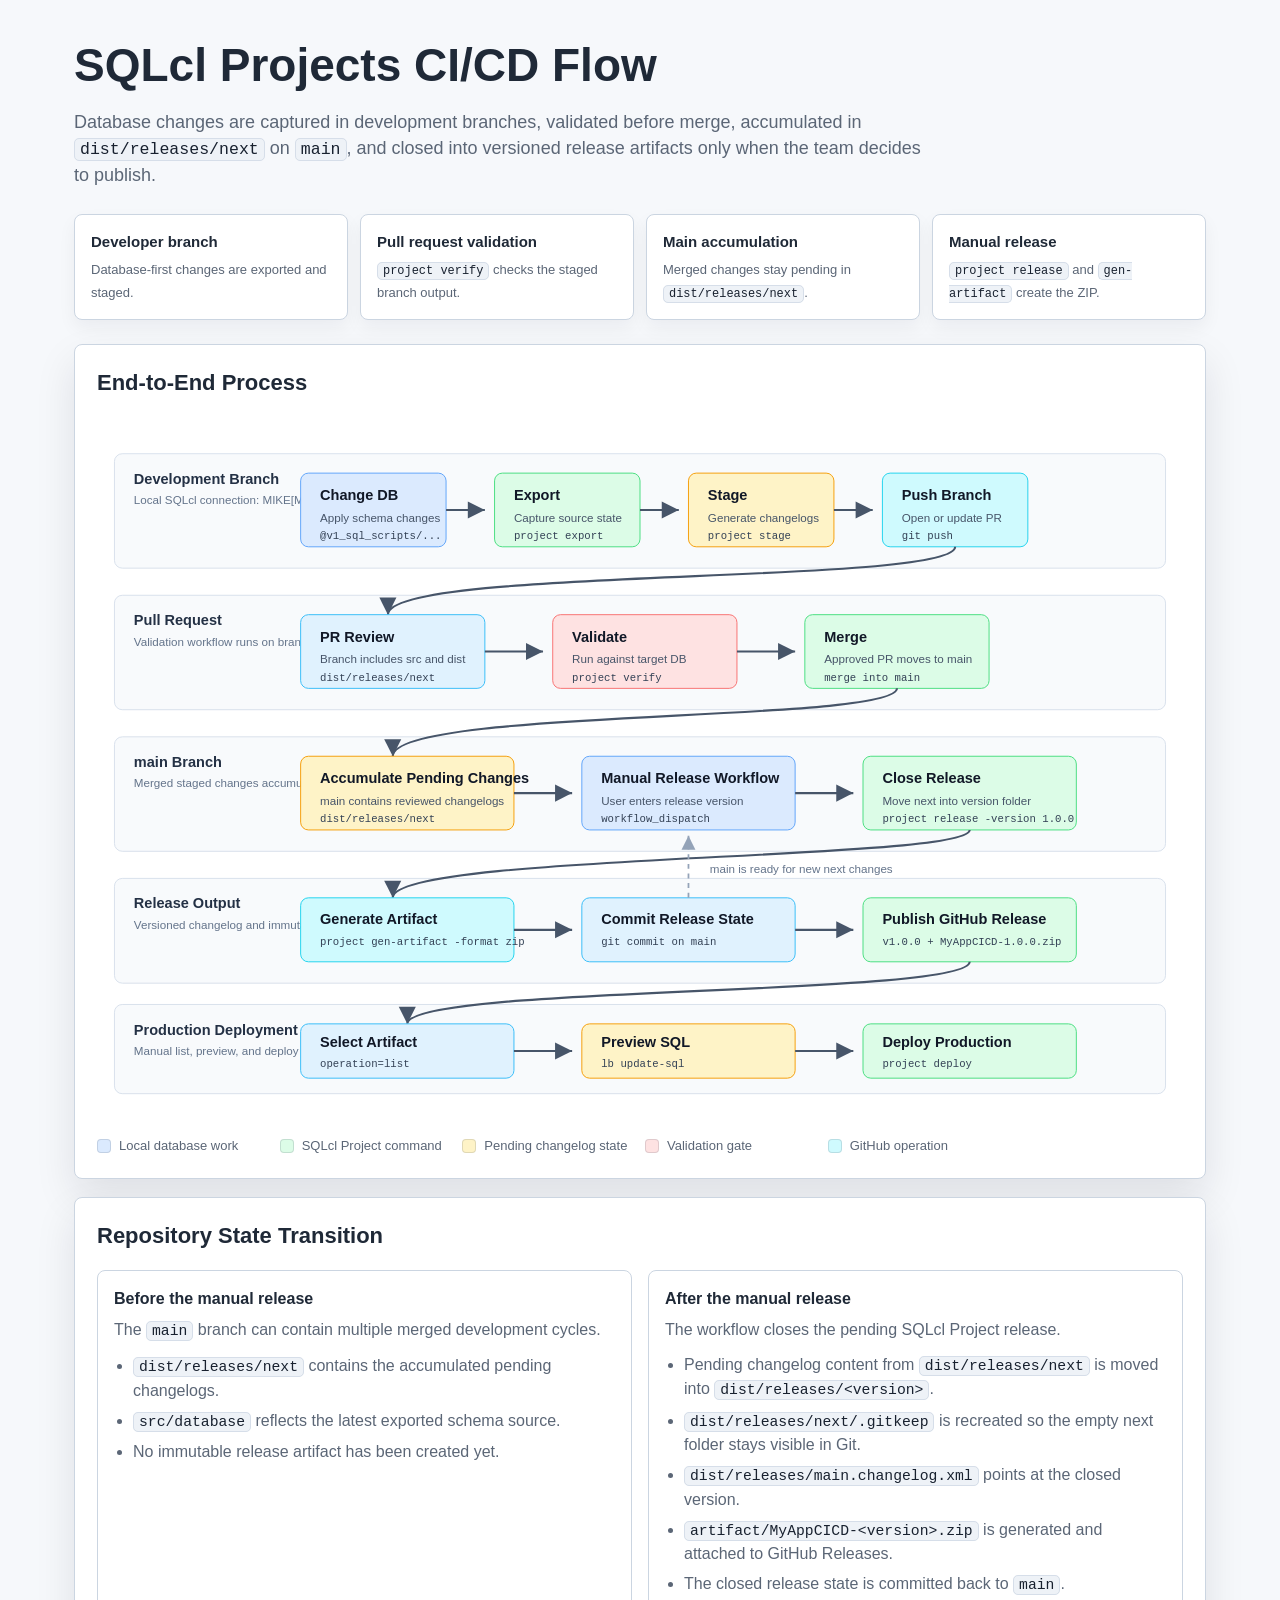
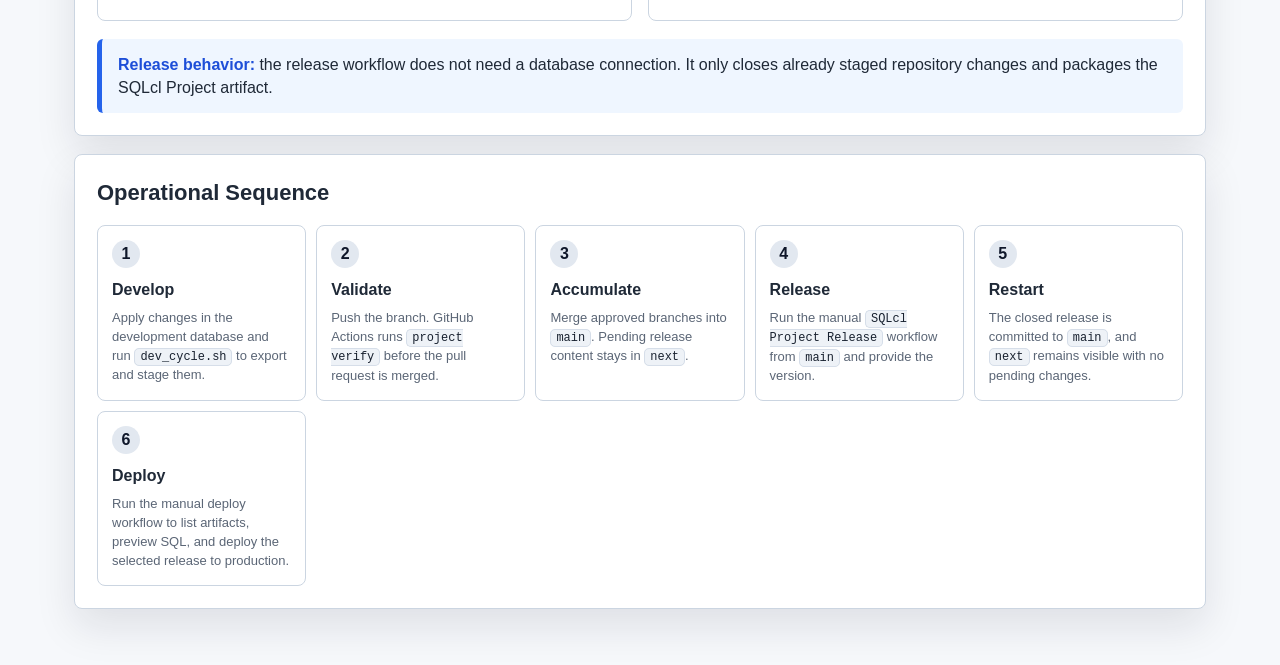
<file: docs/sqlcl-projects-cicd-flow.html>
<!doctype html>
<html lang="en">
<head>
  <meta charset="utf-8">
  <meta name="viewport" content="width=device-width, initial-scale=1">
  <title>SQLcl Projects CI/CD Flow</title>
  <style>
    :root {
      color-scheme: light;
      --ink: #1f2937;
      --muted: #5b6676;
      --line: #cbd5e1;
      --panel: #ffffff;
      --page: #f6f8fb;
      --blue: #2563eb;
      --blue-soft: #dbeafe;
      --green: #15803d;
      --green-soft: #dcfce7;
      --amber: #b45309;
      --amber-soft: #fef3c7;
      --cyan: #0e7490;
      --cyan-soft: #cffafe;
      --red: #b91c1c;
      --red-soft: #fee2e2;
      --shadow: 0 18px 40px rgba(15, 23, 42, 0.10);
    }

    * {
      box-sizing: border-box;
    }

    body {
      margin: 0;
      background: var(--page);
      color: var(--ink);
      font-family: Arial, Helvetica, sans-serif;
      line-height: 1.45;
    }

    main {
      max-width: 1180px;
      margin: 0 auto;
      padding: 32px 24px 56px;
    }

    header {
      display: grid;
      grid-template-columns: 1fr;
      gap: 10px;
      margin-bottom: 26px;
    }

    h1 {
      margin: 0;
      font-size: clamp(28px, 4vw, 46px);
      font-weight: 760;
      letter-spacing: 0;
    }

    h2 {
      margin: 0 0 14px;
      font-size: 22px;
      letter-spacing: 0;
    }

    h3 {
      margin: 0 0 8px;
      font-size: 16px;
      letter-spacing: 0;
    }

    p {
      margin: 0;
      color: var(--muted);
    }

    code {
      background: #eef2f7;
      border: 1px solid #d6dee9;
      border-radius: 5px;
      color: #18212f;
      font-family: "SFMono-Regular", Consolas, "Liberation Mono", monospace;
      font-size: 0.92em;
      padding: 1px 5px;
    }

    .subtitle {
      max-width: 860px;
      font-size: 18px;
    }

    .banner {
      display: grid;
      grid-template-columns: repeat(4, minmax(0, 1fr));
      gap: 12px;
      margin: 24px 0 24px;
    }

    .metric {
      border: 1px solid var(--line);
      border-radius: 8px;
      background: var(--panel);
      padding: 16px;
      box-shadow: 0 8px 18px rgba(15, 23, 42, 0.05);
    }

    .metric strong {
      display: block;
      margin-bottom: 4px;
      font-size: 15px;
    }

    .metric span {
      color: var(--muted);
      font-size: 13px;
    }

    .section {
      border: 1px solid var(--line);
      border-radius: 8px;
      background: var(--panel);
      box-shadow: var(--shadow);
      padding: 22px;
      margin-top: 18px;
    }

    .diagram-wrap {
      overflow-x: auto;
      padding-bottom: 2px;
    }

    svg {
      display: block;
      min-width: 1060px;
      width: 100%;
      height: auto;
    }

    .lane-label {
      font-size: 15px;
      font-weight: 700;
      fill: #243145;
    }

    .lane-note {
      font-size: 12px;
      fill: #64748b;
    }

    .box-title {
      font-size: 15px;
      font-weight: 700;
      fill: #111827;
    }

    .box-text {
      font-size: 12px;
      fill: #475569;
    }

    .small-code {
      font-family: "SFMono-Regular", Consolas, "Liberation Mono", monospace;
      font-size: 11px;
      fill: #334155;
    }

    .flow-line {
      stroke: #475569;
      stroke-width: 2.2;
      fill: none;
    }

    .flow-line-soft {
      stroke: #94a3b8;
      stroke-width: 1.8;
      fill: none;
      stroke-dasharray: 5 5;
    }

    .legend {
      display: grid;
      grid-template-columns: repeat(6, minmax(0, 1fr));
      gap: 10px;
      margin-top: 14px;
    }

    .legend-item {
      display: flex;
      align-items: center;
      gap: 8px;
      color: var(--muted);
      font-size: 13px;
    }

    .swatch {
      width: 14px;
      height: 14px;
      border-radius: 4px;
      border: 1px solid rgba(15, 23, 42, 0.12);
      flex: 0 0 auto;
    }

    .grid {
      display: grid;
      grid-template-columns: 1fr 1fr;
      gap: 16px;
      margin-top: 18px;
    }

    .state {
      border: 1px solid var(--line);
      border-radius: 8px;
      padding: 16px;
      background: #ffffff;
    }

    .state ul {
      margin: 12px 0 0;
      padding-left: 19px;
      color: var(--muted);
    }

    .state li {
      margin: 7px 0;
    }

    .timeline {
      display: grid;
      grid-template-columns: repeat(5, minmax(0, 1fr));
      gap: 10px;
      margin-top: 16px;
    }

    .step {
      border: 1px solid var(--line);
      border-radius: 8px;
      background: #ffffff;
      padding: 14px;
      min-height: 126px;
    }

    .step .num {
      display: inline-flex;
      align-items: center;
      justify-content: center;
      width: 28px;
      height: 28px;
      border-radius: 50%;
      background: #e2e8f0;
      color: #0f172a;
      font-weight: 700;
      margin-bottom: 10px;
    }

    .step p {
      font-size: 13px;
    }

    .callout {
      border-left: 5px solid var(--blue);
      background: #eff6ff;
      padding: 14px 16px;
      margin-top: 18px;
      border-radius: 6px;
    }

    .callout strong {
      color: #1d4ed8;
    }

    @media (max-width: 900px) {
      main {
        padding: 22px 14px 42px;
      }

      .banner,
      .grid,
      .timeline,
      .legend {
        grid-template-columns: 1fr;
      }

      .section {
        padding: 16px;
      }
    }

    @media print {
      body {
        background: #ffffff;
      }

      main {
        max-width: none;
        padding: 18px;
      }

      .section,
      .metric {
        box-shadow: none;
      }

      .diagram-wrap {
        overflow: visible;
      }
    }
  </style>
</head>
<body>
  <main>
    <header>
      <h1>SQLcl Projects CI/CD Flow</h1>
      <p class="subtitle">
        Database changes are captured in development branches, validated before merge,
        accumulated in <code>dist/releases/next</code> on <code>main</code>, and closed
        into versioned release artifacts only when the team decides to publish.
      </p>
    </header>

    <section class="banner" aria-label="Flow summary">
      <div class="metric">
        <strong>Developer branch</strong>
        <span>Database-first changes are exported and staged.</span>
      </div>
      <div class="metric">
        <strong>Pull request validation</strong>
        <span><code>project verify</code> checks the staged branch output.</span>
      </div>
      <div class="metric">
        <strong>Main accumulation</strong>
        <span>Merged changes stay pending in <code>dist/releases/next</code>.</span>
      </div>
      <div class="metric">
        <strong>Manual release</strong>
        <span><code>project release</code> and <code>gen-artifact</code> create the ZIP.</span>
      </div>
    </section>

    <section class="section">
      <h2>End-to-End Process</h2>
      <div class="diagram-wrap">
        <svg viewBox="0 0 1120 730" role="img" aria-labelledby="flowTitle flowDesc">
          <title id="flowTitle">SQLcl Projects development, validation, release, artifact, and deploy flow</title>
          <desc id="flowDesc">
            The diagram shows a developer branch exporting and staging database changes,
            a pull request running project verify, main accumulating next changelogs,
            a manual release moving next into a versioned folder before generating an artifact,
            and a manual production deploy from a selected GitHub Release artifact.
          </desc>

          <defs>
            <marker id="arrow" markerWidth="12" markerHeight="12" refX="10" refY="6" orient="auto">
              <path d="M2,2 L10,6 L2,10 Z" fill="#475569"></path>
            </marker>
            <marker id="arrowSoft" markerWidth="12" markerHeight="12" refX="10" refY="6" orient="auto">
              <path d="M2,2 L10,6 L2,10 Z" fill="#94a3b8"></path>
            </marker>
          </defs>

          <rect x="18" y="42" width="1084" height="118" rx="8" fill="#f8fafc" stroke="#d8e0ec"></rect>
          <rect x="18" y="188" width="1084" height="118" rx="8" fill="#f8fafc" stroke="#d8e0ec"></rect>
          <rect x="18" y="334" width="1084" height="118" rx="8" fill="#f8fafc" stroke="#d8e0ec"></rect>
          <rect x="18" y="480" width="1084" height="108" rx="8" fill="#f8fafc" stroke="#d8e0ec"></rect>
          <rect x="18" y="610" width="1084" height="92" rx="8" fill="#f8fafc" stroke="#d8e0ec"></rect>

          <text x="38" y="73" class="lane-label">Development Branch</text>
          <text x="38" y="94" class="lane-note">Local SQLcl connection: MIKE[MYAPP]</text>

          <text x="38" y="219" class="lane-label">Pull Request</text>
          <text x="38" y="240" class="lane-note">Validation workflow runs on branch pushes</text>

          <text x="38" y="365" class="lane-label">main Branch</text>
          <text x="38" y="386" class="lane-note">Merged staged changes accumulate in next</text>

          <text x="38" y="511" class="lane-label">Release Output</text>
          <text x="38" y="532" class="lane-note">Versioned changelog and immutable ZIP artifact</text>

          <text x="38" y="641" class="lane-label">Production Deployment</text>
          <text x="38" y="662" class="lane-note">Manual list, preview, and deploy operations</text>

          <rect x="210" y="62" width="150" height="76" rx="8" fill="#dbeafe" stroke="#60a5fa"></rect>
          <text x="230" y="90" class="box-title">Change DB</text>
          <text x="230" y="112" class="box-text">Apply schema changes</text>
          <text x="230" y="130" class="small-code">@v1_sql_scripts/...</text>

          <rect x="410" y="62" width="150" height="76" rx="8" fill="#dcfce7" stroke="#4ade80"></rect>
          <text x="430" y="90" class="box-title">Export</text>
          <text x="430" y="112" class="box-text">Capture source state</text>
          <text x="430" y="130" class="small-code">project export</text>

          <rect x="610" y="62" width="150" height="76" rx="8" fill="#fef3c7" stroke="#f59e0b"></rect>
          <text x="630" y="90" class="box-title">Stage</text>
          <text x="630" y="112" class="box-text">Generate changelogs</text>
          <text x="630" y="130" class="small-code">project stage</text>

          <rect x="810" y="62" width="150" height="76" rx="8" fill="#cffafe" stroke="#22d3ee"></rect>
          <text x="830" y="90" class="box-title">Push Branch</text>
          <text x="830" y="112" class="box-text">Open or update PR</text>
          <text x="830" y="130" class="small-code">git push</text>

          <path class="flow-line" marker-end="url(#arrow)" d="M360 100 H400"></path>
          <path class="flow-line" marker-end="url(#arrow)" d="M560 100 H600"></path>
          <path class="flow-line" marker-end="url(#arrow)" d="M760 100 H800"></path>

          <path class="flow-line" marker-end="url(#arrow)" d="M885 138 C885 178 300 158 300 208"></path>

          <rect x="210" y="208" width="190" height="76" rx="8" fill="#e0f2fe" stroke="#38bdf8"></rect>
          <text x="230" y="236" class="box-title">PR Review</text>
          <text x="230" y="258" class="box-text">Branch includes src and dist</text>
          <text x="230" y="276" class="small-code">dist/releases/next</text>

          <rect x="470" y="208" width="190" height="76" rx="8" fill="#fee2e2" stroke="#f87171"></rect>
          <text x="490" y="236" class="box-title">Validate</text>
          <text x="490" y="258" class="box-text">Run against target DB</text>
          <text x="490" y="276" class="small-code">project verify</text>

          <rect x="730" y="208" width="190" height="76" rx="8" fill="#dcfce7" stroke="#4ade80"></rect>
          <text x="750" y="236" class="box-title">Merge</text>
          <text x="750" y="258" class="box-text">Approved PR moves to main</text>
          <text x="750" y="276" class="small-code">merge into main</text>

          <path class="flow-line" marker-end="url(#arrow)" d="M400 246 H460"></path>
          <path class="flow-line" marker-end="url(#arrow)" d="M660 246 H720"></path>

          <path class="flow-line" marker-end="url(#arrow)" d="M825 284 C825 320 305 304 305 354"></path>

          <rect x="210" y="354" width="220" height="76" rx="8" fill="#fef3c7" stroke="#f59e0b"></rect>
          <text x="230" y="382" class="box-title">Accumulate Pending Changes</text>
          <text x="230" y="404" class="box-text">main contains reviewed changelogs</text>
          <text x="230" y="422" class="small-code">dist/releases/next</text>

          <rect x="500" y="354" width="220" height="76" rx="8" fill="#dbeafe" stroke="#60a5fa"></rect>
          <text x="520" y="382" class="box-title">Manual Release Workflow</text>
          <text x="520" y="404" class="box-text">User enters release version</text>
          <text x="520" y="422" class="small-code">workflow_dispatch</text>

          <rect x="790" y="354" width="220" height="76" rx="8" fill="#dcfce7" stroke="#4ade80"></rect>
          <text x="810" y="382" class="box-title">Close Release</text>
          <text x="810" y="404" class="box-text">Move next into version folder</text>
          <text x="810" y="422" class="small-code">project release -version 1.0.0</text>

          <path class="flow-line" marker-end="url(#arrow)" d="M430 392 H490"></path>
          <path class="flow-line" marker-end="url(#arrow)" d="M720 392 H780"></path>

          <path class="flow-line" marker-end="url(#arrow)" d="M900 430 C900 462 305 454 305 500"></path>

          <rect x="210" y="500" width="220" height="66" rx="8" fill="#cffafe" stroke="#22d3ee"></rect>
          <text x="230" y="527" class="box-title">Generate Artifact</text>
          <text x="230" y="549" class="small-code">project gen-artifact -format zip</text>

          <rect x="500" y="500" width="220" height="66" rx="8" fill="#e0f2fe" stroke="#38bdf8"></rect>
          <text x="520" y="527" class="box-title">Commit Release State</text>
          <text x="520" y="549" class="small-code">git commit on main</text>

          <rect x="790" y="500" width="220" height="66" rx="8" fill="#dcfce7" stroke="#4ade80"></rect>
          <text x="810" y="527" class="box-title">Publish GitHub Release</text>
          <text x="810" y="549" class="small-code">v1.0.0 + MyAppCICD-1.0.0.zip</text>

          <path class="flow-line" marker-end="url(#arrow)" d="M430 533 H490"></path>
          <path class="flow-line" marker-end="url(#arrow)" d="M720 533 H780"></path>

          <path class="flow-line-soft" marker-end="url(#arrowSoft)" d="M610 500 C610 466 610 466 610 436"></path>
          <text x="632" y="474" class="lane-note">main is ready for new next changes</text>

          <path class="flow-line" marker-end="url(#arrow)" d="M900 566 C900 602 320 590 320 630"></path>

          <rect x="210" y="630" width="220" height="56" rx="8" fill="#e0f2fe" stroke="#38bdf8"></rect>
          <text x="230" y="654" class="box-title">Select Artifact</text>
          <text x="230" y="674" class="small-code">operation=list</text>

          <rect x="500" y="630" width="220" height="56" rx="8" fill="#fef3c7" stroke="#f59e0b"></rect>
          <text x="520" y="654" class="box-title">Preview SQL</text>
          <text x="520" y="674" class="small-code">lb update-sql</text>

          <rect x="790" y="630" width="220" height="56" rx="8" fill="#dcfce7" stroke="#4ade80"></rect>
          <text x="810" y="654" class="box-title">Deploy Production</text>
          <text x="810" y="674" class="small-code">project deploy</text>

          <path class="flow-line" marker-end="url(#arrow)" d="M430 658 H490"></path>
          <path class="flow-line" marker-end="url(#arrow)" d="M720 658 H780"></path>
        </svg>
      </div>

      <div class="legend" aria-label="Diagram legend">
        <div class="legend-item"><span class="swatch" style="background: var(--blue-soft);"></span>Local database work</div>
        <div class="legend-item"><span class="swatch" style="background: var(--green-soft);"></span>SQLcl Project command</div>
        <div class="legend-item"><span class="swatch" style="background: var(--amber-soft);"></span>Pending changelog state</div>
        <div class="legend-item"><span class="swatch" style="background: var(--red-soft);"></span>Validation gate</div>
        <div class="legend-item"><span class="swatch" style="background: var(--cyan-soft);"></span>GitHub operation</div>
      </div>
    </section>

    <section class="section">
      <h2>Repository State Transition</h2>
      <div class="grid">
        <div class="state">
          <h3>Before the manual release</h3>
          <p>The <code>main</code> branch can contain multiple merged development cycles.</p>
          <ul>
            <li><code>dist/releases/next</code> contains the accumulated pending changelogs.</li>
            <li><code>src/database</code> reflects the latest exported schema source.</li>
            <li>No immutable release artifact has been created yet.</li>
          </ul>
        </div>
        <div class="state">
          <h3>After the manual release</h3>
          <p>The workflow closes the pending SQLcl Project release.</p>
          <ul>
            <li>Pending changelog content from <code>dist/releases/next</code> is moved into <code>dist/releases/&lt;version&gt;</code>.</li>
            <li><code>dist/releases/next/.gitkeep</code> is recreated so the empty next folder stays visible in Git.</li>
            <li><code>dist/releases/main.changelog.xml</code> points at the closed version.</li>
            <li><code>artifact/MyAppCICD-&lt;version&gt;.zip</code> is generated and attached to GitHub Releases.</li>
            <li>The closed release state is committed back to <code>main</code>.</li>
          </ul>
        </div>
      </div>
      <div class="callout">
        <strong>Release behavior:</strong>
        the release workflow does not need a database connection. It only closes
        already staged repository changes and packages the SQLcl Project artifact.
      </div>
    </section>

    <section class="section">
      <h2>Operational Sequence</h2>
      <div class="timeline">
        <div class="step">
          <div class="num">1</div>
          <h3>Develop</h3>
          <p>Apply changes in the development database and run <code>dev_cycle.sh</code> to export and stage them.</p>
        </div>
        <div class="step">
          <div class="num">2</div>
          <h3>Validate</h3>
          <p>Push the branch. GitHub Actions runs <code>project verify</code> before the pull request is merged.</p>
        </div>
        <div class="step">
          <div class="num">3</div>
          <h3>Accumulate</h3>
          <p>Merge approved branches into <code>main</code>. Pending release content stays in <code>next</code>.</p>
        </div>
        <div class="step">
          <div class="num">4</div>
          <h3>Release</h3>
          <p>Run the manual <code>SQLcl Project Release</code> workflow from <code>main</code> and provide the version.</p>
        </div>
        <div class="step">
          <div class="num">5</div>
          <h3>Restart</h3>
          <p>The closed release is committed to <code>main</code>, and <code>next</code> remains visible with no pending changes.</p>
        </div>
        <div class="step">
          <div class="num">6</div>
          <h3>Deploy</h3>
          <p>Run the manual deploy workflow to list artifacts, preview SQL, and deploy the selected release to production.</p>
        </div>
      </div>
    </section>
  </main>
</body>
</html>
</file>
